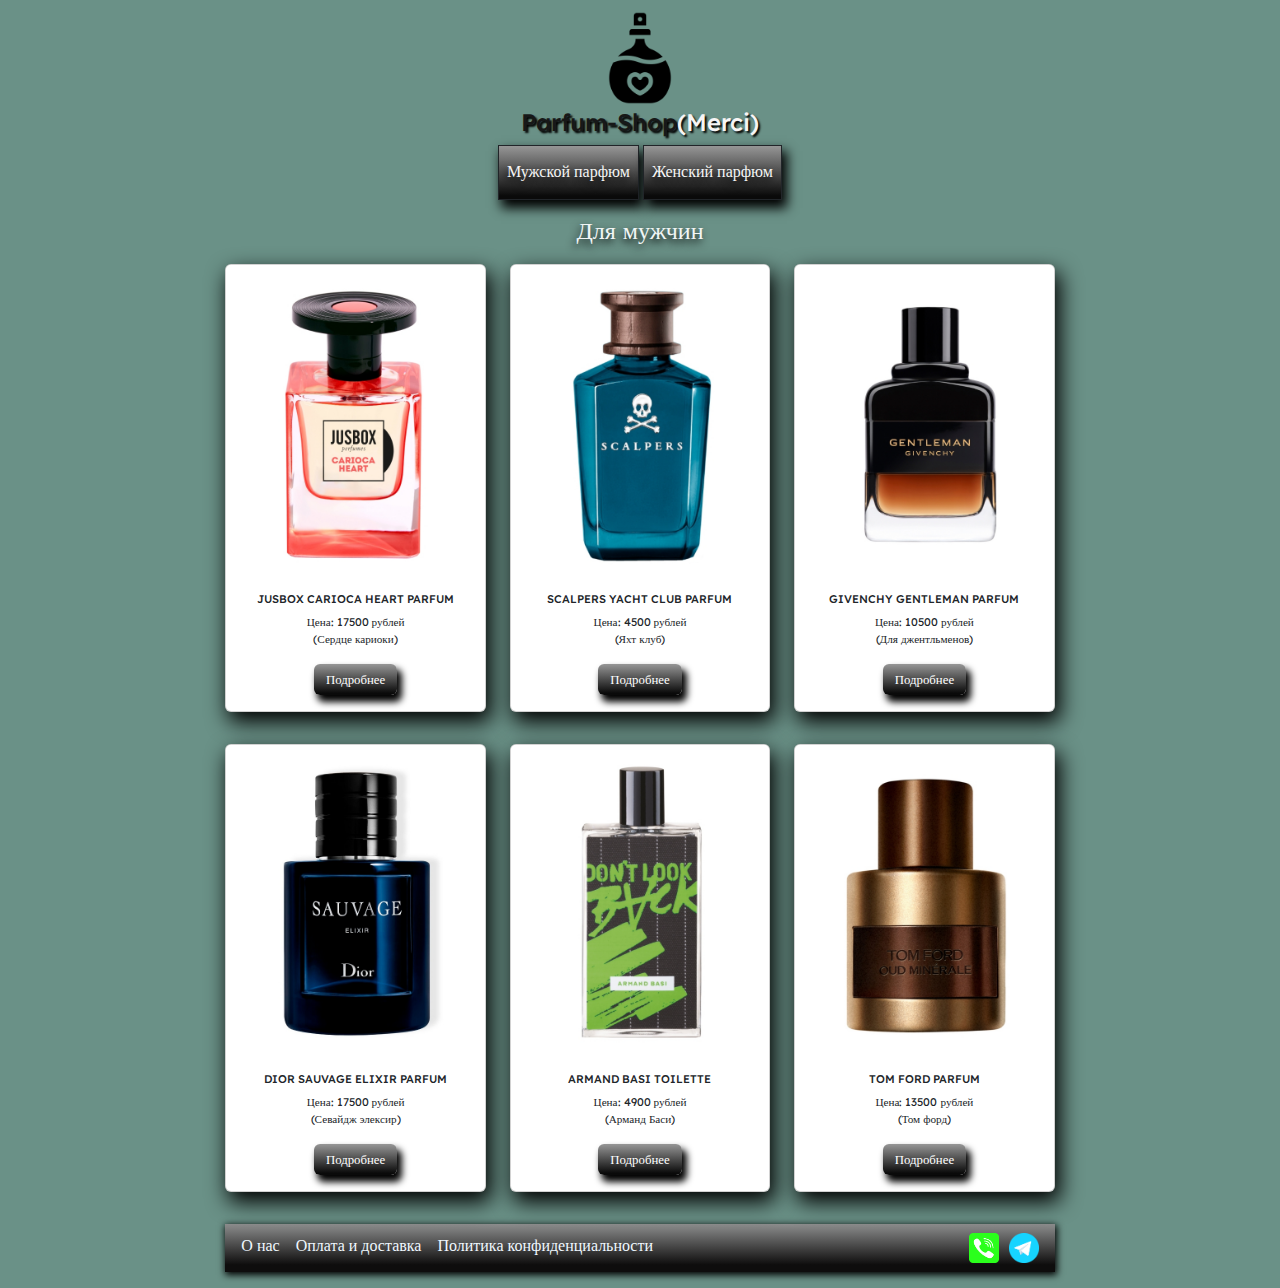
<file: index.html>
<!DOCTYPE html>
<html lang="en">
  <head>
    <meta charset="UTF-8" />
    <meta name="viewport" content="width=device-width, initial-scale=1.0" />
    <link
      href="https://cdn.jsdelivr.net/npm/bootstrap@5.3.3/dist/css/bootstrap.min.css"
      rel="stylesheet"
      integrity="sha384-QWTKZyjpPEjISv5WaRU9OFeRpok6YctnYmDr5pNlyT2bRjXh0JMhjY6hW+ALEwIH"
      crossorigin="anonymous"
    />
    <link rel="stylesheet" href="sourse/styles/mycss.css" />
    <link rel="stylesheet" href="sourse/styles/nizpanel.css" />
    <title>Parfum-Shop(Merci)</title>
  </head>

  <body>
    <header>
      <div class="container-fluid" style="margin-top: 0.5em">
        <div class="icon">
          <img
            src="sourse/image/free-icon-perfume-9560898.png"
            width="100px"
            alt=""
          />
        </div>
        <h1>
          Parfum-Shop<span style="color: rgb(247, 245, 245)">(Merci)</span>
        </h1>
      </div>
    </header>

    <section>
      <div class="container-fluid col-lg-8 col-md-12">
        <div class="contparfum">
          <div class="cont1">
            <a href="index.html">
              <p>Мужской парфюм</p>
            </a>
          </div>
          <div class="cont2">
            <a href="index2.html">
              <p>Женский парфюм</p>
            </a>
          </div>
        </div>

        <div class="forclient">
          <p>Для мужчин</p>
        </div>

        <div class="row">
          <div class="col-lg-4 col-md-6 col-6">
            <div class="card">
              <a href="card1.html"
                ><img
                  src="sourse/image/Скриншот-21-07-2024 12_35_32.jpg"
                  class="card-img-top"
                  alt="туалетная вода"
              /></a>
              <div class="card-body">
                <h5 class="card-title">JUSBOX CARIOCA HEART PARFUM</h5>
                <p class="card-text">
                  Цена: 17500 рублей<br />
                  (Сердце кариоки)
                </p>
                <a href="card1.html" class="btn btn-primary podr">Подробнее</a>
              </div>
            </div>
          </div>
          <div class="col-lg-4 col-md-6 col-6">
            <div class="card">
              <a href="card2.html"
                ><img
                  src="sourse/image/Скриншот-21-07-2024 12_34_42.jpg"
                  class="card-img-top"
                  alt="туалетная вода"
              /></a>
              <div class="card-body">
                <h5 class="card-title">SCALPERS YACHT CLUB PARFUM</h5>
                <p class="card-text">
                  Цена: 4500 рублей<br />
                  (Яхт клуб)
                </p>
                <a href="card2.html" class="btn btn-primary">Подробнее</a>
              </div>
            </div>
          </div>
          <div class="col-lg-4 col-md-6 col-6">
            <div class="card">
              <a href="card3.html"
                ><img
                  src="sourse/image/Скриншот-21-07-2024 12_36_40.jpg"
                  class="card-img-top"
                  alt="..."
              /></a>
              <div class="card-body">
                <h5 class="card-title">GIVENCHY GENTLEMAN PARFUM</h5>
                <p class="card-text">
                  Цена: 10500 рублей<br />
                  (Для джентльменов)
                </p>
                <a href="card3.html" class="btn btn-primary">Подробнее</a>
              </div>
            </div>
          </div>
          <div class="col-lg-4 col-md-6 col-6">
            <div class="card">
              <img
                src="sourse/image/Скриншот-21-07-2024 12_59_22.jpg"
                class="card-img-top"
                alt="..."
              />
              <div class="card-body">
                <h5 class="card-title">DIOR SAUVAGE ELIXIR PARFUM</h5>
                <p class="card-text">
                  Цена: 17500 рублей<br />
                  (Севайдж элексир)
                </p>
                <a href="#" class="btn btn-primary">Подробнее</a>
              </div>
            </div>
          </div>
          <div class="col-lg-4 col-md-6 col-6">
            <div class="card">
              <img
                src="sourse/image/Скриншот-21-07-2024 13_01_28.jpg"
                class="card-img-top"
                alt="..."
              />
              <div class="card-body">
                <h5 class="card-title">ARMAND BASI TOILETTE</h5>
                <p class="card-text">
                  Цена: 4900 рублей<br />
                  (Арманд Баси)
                </p>
                <a href="#" class="btn btn-primary">Подробнее</a>
              </div>
            </div>
          </div>
          <div class="col-lg-4 col-md-6 col-6">
            <div class="card">
              <img
                src="sourse/image/Скриншот-21-07-2024 13_03_00.jpg"
                class="card-img-top"
                alt="..."
              />
              <div class="card-body">
                <h5 class="card-title">TOM FORD PARFUM</h5>
                <p class="card-text">
                  Цена: 13500 рублей<br />
                  (Том форд)
                </p>
                <a href="#" class="btn btn-primary">Подробнее</a>
              </div>
            </div>
          </div>
        </div>
      </div>
      <div class="container-fluid col-lg-8 col-md-12 nizpanel">
        <div class="contparfum">
          <a href="#">
            <img src="sourse/image/186407_arrow_up_icon.png" alt="" />
          </a>
        </div>
      </div>
    </section>

    <footer>
      <div class="container-fluid col-lg-8">
        <div class="myfooter">
          <div class="spisok">
            <a href="aboutas.html"><p>О нас</p></a>
            <a href="payment.html"><p>Оплата и доставка</p></a>
            <a href="confiden.html"><p>Политика конфиденциальности</p></a>
          </div>
          <div class="imgcart" style="display: flex">
            <a href="#"><img src="sourse/image/phone.png" alt="" /></a>
            <a href="#"><img src="sourse/image/tg.png" alt="" /></a>
          </div>
        </div>
      </div>
    </footer>

    <script
      src="https://cdn.jsdelivr.net/npm/bootstrap@5.3.3/dist/js/bootstrap.bundle.min.js"
      integrity="sha384-YvpcrYf0tY3lHB60NNkmXc5s9fDVZLESaAA55NDzOxhy9GkcIdslK1eN7N6jIeHz"
      crossorigin="anonymous"
    ></script>
  </body>
</html>
</file>
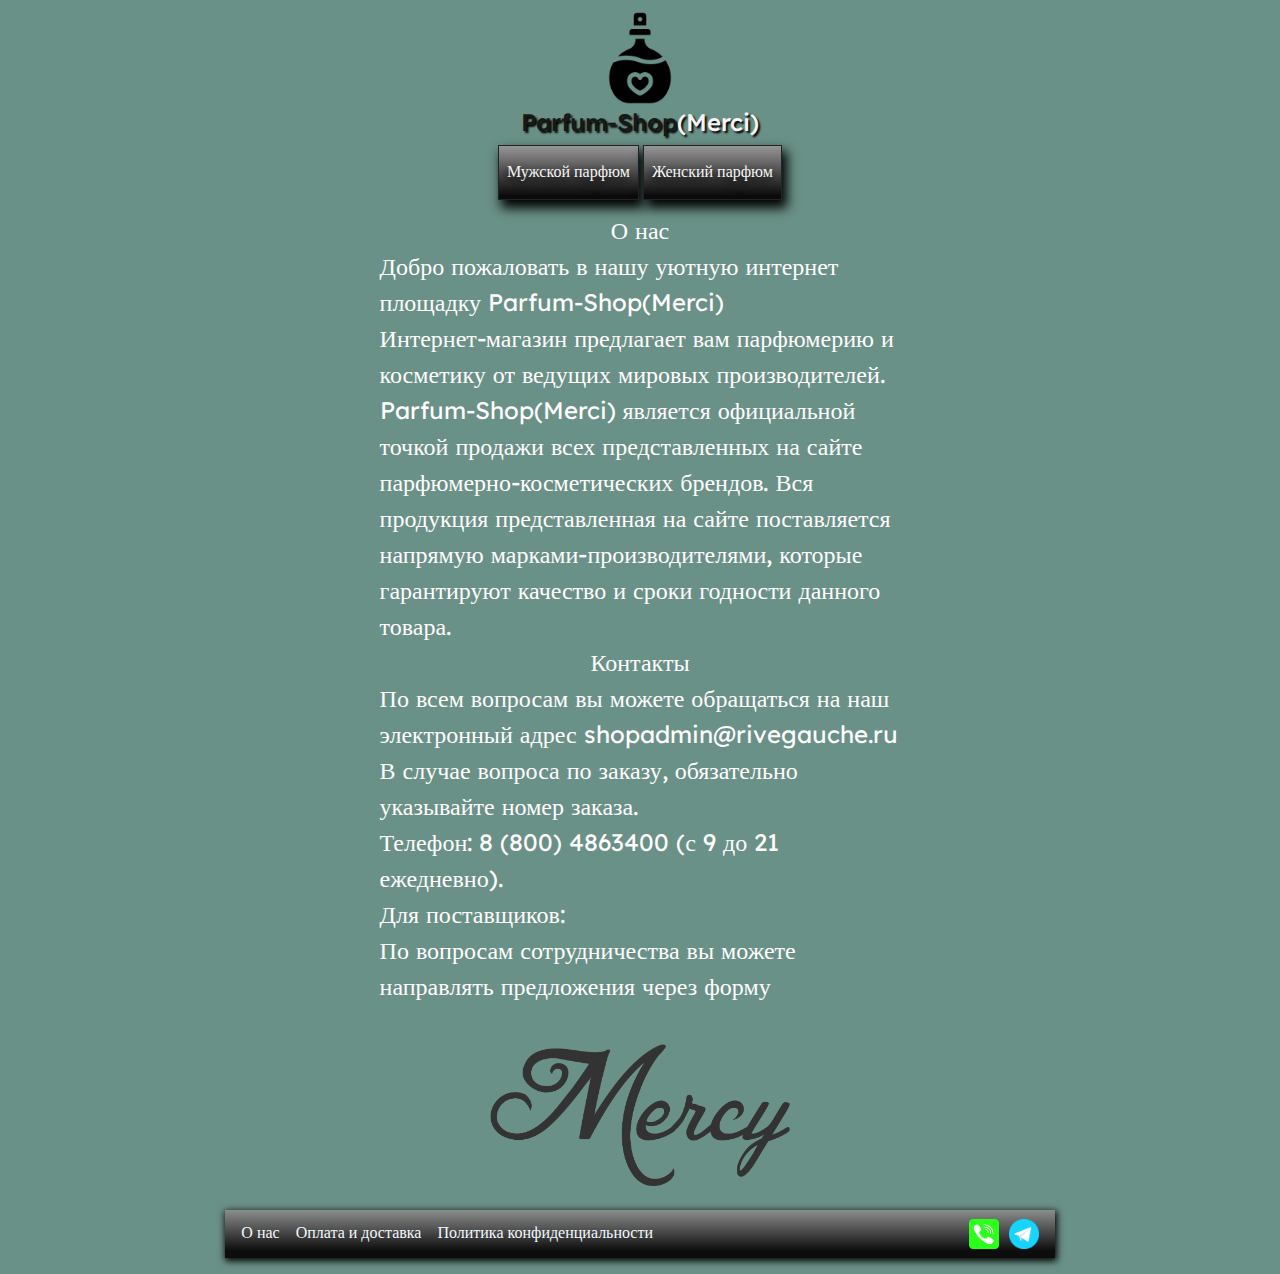
<file: aboutas.html>
<!DOCTYPE html>
<html lang="en">
  <head>
    <meta charset="UTF-8" />
    <meta name="viewport" content="width=device-width, initial-scale=1.0" />
    <link
      href="https://cdn.jsdelivr.net/npm/bootstrap@5.3.3/dist/css/bootstrap.min.css"
      rel="stylesheet"
      integrity="sha384-QWTKZyjpPEjISv5WaRU9OFeRpok6YctnYmDr5pNlyT2bRjXh0JMhjY6hW+ALEwIH"
      crossorigin="anonymous"
    />
    <link rel="stylesheet" href="sourse/styles/mycss.css" />
    <link rel="stylesheet" href="sourse/styles/mycard.css" />
    <link rel="stylesheet" href="sourse/styles/nizpanel.css" />
    <link rel="stylesheet" href="sourse/styles/aboutas.css" />
    <title>Parfum-Shop(Merci)</title>
  </head>

  <body>
    <header>
      <div class="container-fluid" style="margin-top: 0.5em">
        <div class="icon">
          <img
            src="sourse/image/free-icon-perfume-9560898.png"
            width="100px"
            alt=""
          />
        </div>
        <h1>
          Parfum-Shop<span style="color: rgb(247, 243, 244)">(Merci)</span>
        </h1>
      </div>
    </header>

    <section>
      <div class="container-fluid col-lg-8 mb-4">
        <div class="contparfum">
          <div class="cont1">
            <a href="index.html">
              <p>Мужской парфюм</p>
            </a>
          </div>
          <div class="cont2">
            <a href="index2.html">
              <p>Женский парфюм</p>
            </a>
          </div>
        </div>

        <div class="row" style="justify-content: center">
          <div class="col-lg-8 aboutas">
            <p class="onas">О нас</p>
            <p style="margin: 0">
              Добро пожаловать в нашу уютную интернет площадку
              Parfum-Shop(Merci)<br />

              Интернет-магазин предлагает вам парфюмерию и косметику от ведущих
              мировых производителей. <br />

              Parfum-Shop(Merci) является официальной точкой продажи всех
              представленных на сайте парфюмерно-косметических брендов. Вся
              продукция представленная на сайте поставляется напрямую
              марками-производителями, которые гарантируют качество и сроки
              годности данного товара.
            </p>
            <p class="kont">Контакты</p>
            <p>
              По всем вопросам вы можете обращаться на наш электронный адрес
              shopadmin@rivegauche.ru<br />

              В случае вопроса по заказу, обязательно указывайте номер
              заказа.<br />

              Телефон: 8 (800) 4863400 (с 9 до 21 ежедневно).<br />

              Для поставщиков: <br />

              По вопросам сотрудничества вы можете направлять предложения через
              форму
            </p>
            <div class="merci">
              <img
                src="sourse/image/pinpng.com-mercy-png-1795529.png"
                width="300px"
                alt="Merci"
              />
            </div>
          </div>
        </div>
      </div>
      <div class="container-fluid col-lg-8 col-md-12 nizpanel">
        <div class="contparfum">
          <a href="#">
            <img src="sourse/image/186407_arrow_up_icon.png" alt="" />
          </a>
        </div>
      </div>
    </section>

    <footer>
      <div class="container-fluid col-lg-8">
        <div class="myfooter">
          <div class="spisok">
            <a href="aboutas.html"><p>О нас</p></a>
            <a href="payment.html"><p>Оплата и доставка</p></a>
            <a href="confiden.html"><p>Политика конфиденциальности</p></a>
          </div>
          <div class="imgcart" style="display: flex">
            <a href="#"><img src="sourse/image/phone.png" alt="" /></a>
            <a href="#"><img src="sourse/image/tg.png" alt="" /></a>
          </div>
        </div>
      </div>
    </footer>

    <script
      src="https://cdn.jsdelivr.net/npm/bootstrap@5.3.3/dist/js/bootstrap.bundle.min.js"
      integrity="sha384-YvpcrYf0tY3lHB60NNkmXc5s9fDVZLESaAA55NDzOxhy9GkcIdslK1eN7N6jIeHz"
      crossorigin="anonymous"
    ></script>
  </body>
</html>
</file>
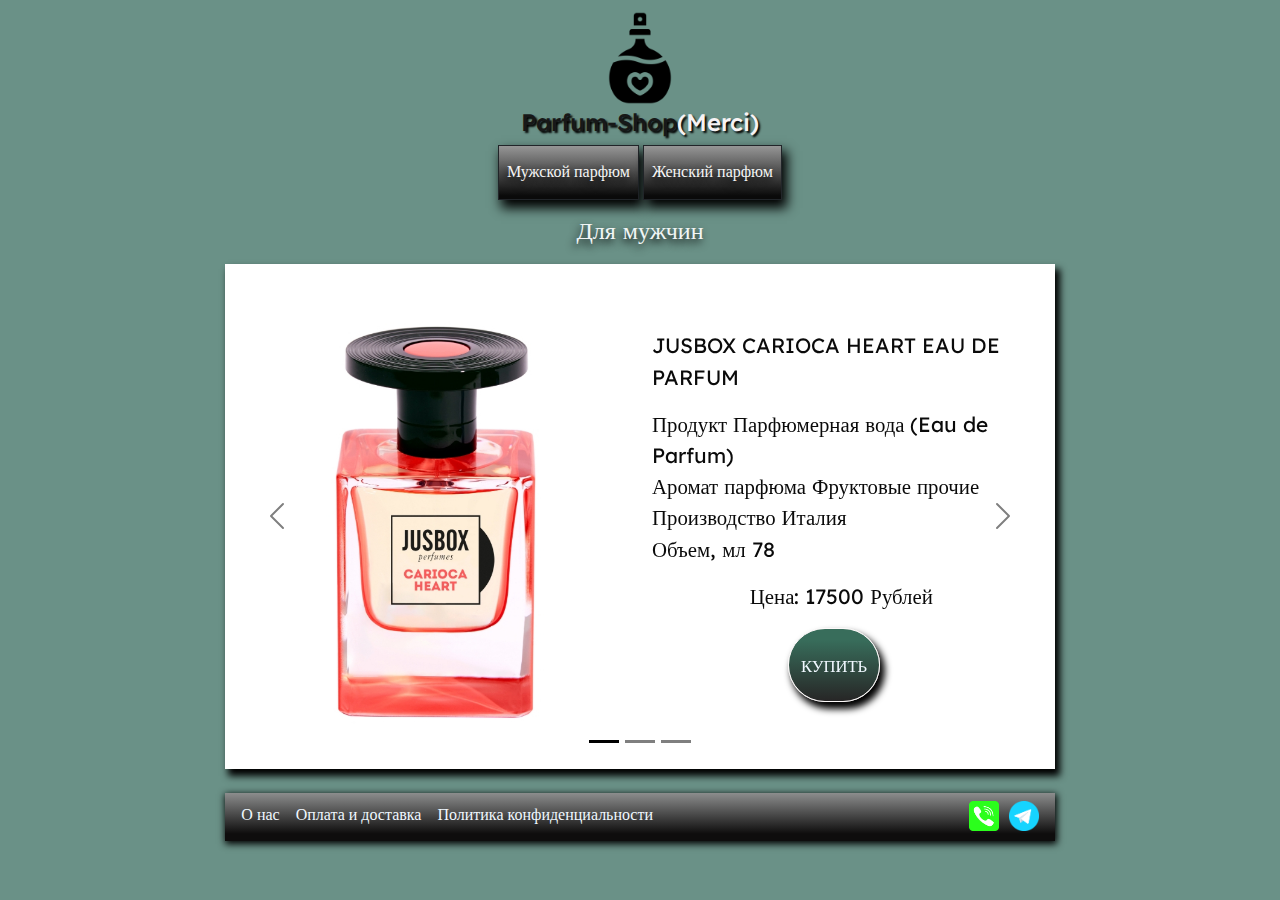
<file: card1.html>
<!DOCTYPE html>
<html lang="en">
  <head>
    <meta charset="UTF-8" />
    <meta name="viewport" content="width=device-width, initial-scale=1.0" />
    <link
      href="https://cdn.jsdelivr.net/npm/bootstrap@5.3.3/dist/css/bootstrap.min.css"
      rel="stylesheet"
      integrity="sha384-QWTKZyjpPEjISv5WaRU9OFeRpok6YctnYmDr5pNlyT2bRjXh0JMhjY6hW+ALEwIH"
      crossorigin="anonymous"
    />
    <link rel="stylesheet" href="sourse/styles/mycss.css" />
    <link rel="stylesheet" href="sourse/styles/mycard.css" />
    <link rel="stylesheet" href="sourse/styles/nizpanel.css" />
    <title>Parfum-Shop(Merci)</title>
  </head>

  <body>
    <header>
      <div class="container-fluid" style="margin-top: 0.5em">
        <div class="icon">
          <img
            src="sourse/image/free-icon-perfume-9560898.png"
            width="100px"
            alt=""
          />
        </div>
        <h1>
          Parfum-Shop<span style="color: rgb(247, 243, 244)">(Merci)</span>
        </h1>
      </div>
    </header>

    <section>
      <div class="container-fluid col-lg-8 col-md-12 mb-4">
        <div class="contparfum">
          <div class="cont1">
            <a href="index.html">
              <p>Мужской парфюм</p>
            </a>
          </div>
          <div class="cont2">
            <a href="index2.html">
              <p>Женский парфюм</p>
            </a>
          </div>
        </div>

        <div class="forclient">
          <p>Для мужчин</p>
        </div>

        <div class="row">
          <div
            id="carouselExampleIndicators"
            class="carousel slide"
            data-bs-theme="dark"
          >
            <div class="carousel-indicators">
              <button
                type="button"
                data-bs-target="#carouselExampleIndicators"
                data-bs-slide-to="0"
                class="active"
                aria-current="true"
                aria-label="Slide 1"
              ></button>
              <button
                type="button"
                data-bs-target="#carouselExampleIndicators"
                data-bs-slide-to="1"
                aria-label="Slide 2"
              ></button>
              <button
                type="button"
                data-bs-target="#carouselExampleIndicators"
                data-bs-slide-to="2"
                aria-label="Slide 3"
              ></button>
            </div>
            <div class="carousel-inner">
              <div class="carousel-item active px-4 py-4">
                <div class="d-block w-100">
                  <div class="row">
                    <div class="col-lg-6 col-md-6">
                      <img
                        src="sourse/image/forcard/Скриншот-21-07-2024 12_35_32.jpg"
                        class="w-100"
                        alt="..."
                      />
                    </div>
                    <div class="col-lg-6 col-md-6 slidetext">
                      <p class="text1">JUSBOX CARIOCA HEART EAU DE PARFUM</p>
                      <p class="text1">
                        Продукт Парфюмерная вода (Eau de Parfum)<br />
                        Аромат парфюма Фруктовые прочие<br />
                        Производство Италия<br />
                        Объем, мл 78
                      </p>
                      <div style="text-align: center">
                        <p class="price">Цена: 17500 Рублей</p>
                        <div class="kupit">
                          <a class="btn" href="">
                            <p>КУПИТЬ</p>
                          </a>
                        </div>
                      </div>
                    </div>
                  </div>
                </div>
              </div>
              <div class="carousel-item px-4 py-4">
                <div class="d-block w-100">
                  <div class="row">
                    <div class="col-lg-6 col-md-6">
                      <img
                        src="sourse/image/forcard/Скриншот-22-07-2024 13_46_18.jpg"
                        class="w-100"
                        alt="картинка"
                      />
                    </div>
                    <div class="col-lg-6 col-md-6 slidetext">
                      <div class="text2">
                        <p>
                          Carioca Heart [Сердце кариоки] - эмоциональный аромат
                          от Jusbox, воплощающий свободолюбивый дух и
                          естественную душевность бразильцев. Ощущение сладости
                          и счастья, смешанное с оттенком ностальгии, - это
                          часть жизни и неотъемлемая часть народной бразильской
                          культуры
                        </p>

                        <p>
                          Выбранный коралловый красный объединил в себе
                          несколько оттенков: он не красный, не розовый и не
                          оранжевый Переливающийся оттенками заката и говорящий
                          о романтике
                        </p>

                        <p>
                          Узор на упаковке создан в честь португальского символа
                          Рио де Жанейро Calcada Copacabana (рисунок тротуарной
                          плитки на пляже Копакабана). За разработку рекламной
                          компании аромата отвечал итальянский иллюстратор<br />
                          Davide Baroni.
                        </p>
                      </div>
                    </div>
                  </div>
                </div>
              </div>
              <div class="carousel-item px-4 py-4">
                <div class="d-block w-100">
                  <div class="row">
                    <div class="col-lg-6 col-md-6">
                      <img
                        style="border-radius: 100px"
                        src="sourse/image/forcard/Скриншот-22-07-2024 13_46_37.jpg"
                        class="w-100"
                        alt="..."
                      />
                    </div>
                    <div class="col-lg-6 col-md-6 vnutrimerci">
                      <a href="payment.html"
                        ><img
                          src="sourse/image/merc1.jpg"
                          alt=""
                          class="w-100"
                          width="550px"
                      /></a>
                    </div>
                  </div>
                </div>
              </div>
            </div>
            <button
              class="carousel-control-prev"
              type="button"
              data-bs-target="#carouselExampleIndicators"
              data-bs-slide="prev"
            >
              <span
                class="carousel-control-prev-icon"
                aria-hidden="true"
              ></span>
              <span class="visually-hidden">Previous</span>
            </button>
            <button
              class="carousel-control-next"
              type="button"
              data-bs-target="#carouselExampleIndicators"
              data-bs-slide="next"
            >
              <span
                class="carousel-control-next-icon"
                aria-hidden="true"
              ></span>
              <span class="visually-hidden">Next</span>
            </button>
          </div>
        </div>
      </div>
    </section>

    <footer>
      <div class="container-fluid col-lg-8">
        <div class="myfooter">
          <div class="spisok">
            <a href="aboutas.html">
              <p>О нас</p>
            </a>
            <a href="payment.html">
              <p>Оплата и доставка</p>
            </a>
            <a href="confiden.html">
              <p>Политика конфиденциальности</p>
            </a>
          </div>
          <div class="imgcart" style="display: flex">
            <a href="#"><img src="sourse/image/phone.png" alt="" /></a>
            <a href="#"><img src="sourse/image/tg.png" alt="" /></a>
          </div>
        </div>
      </div>
    </footer>

    <script
      src="https://cdn.jsdelivr.net/npm/bootstrap@5.3.3/dist/js/bootstrap.bundle.min.js"
      integrity="sha384-YvpcrYf0tY3lHB60NNkmXc5s9fDVZLESaAA55NDzOxhy9GkcIdslK1eN7N6jIeHz"
      crossorigin="anonymous"
    ></script>
  </body>
</html>
</file>
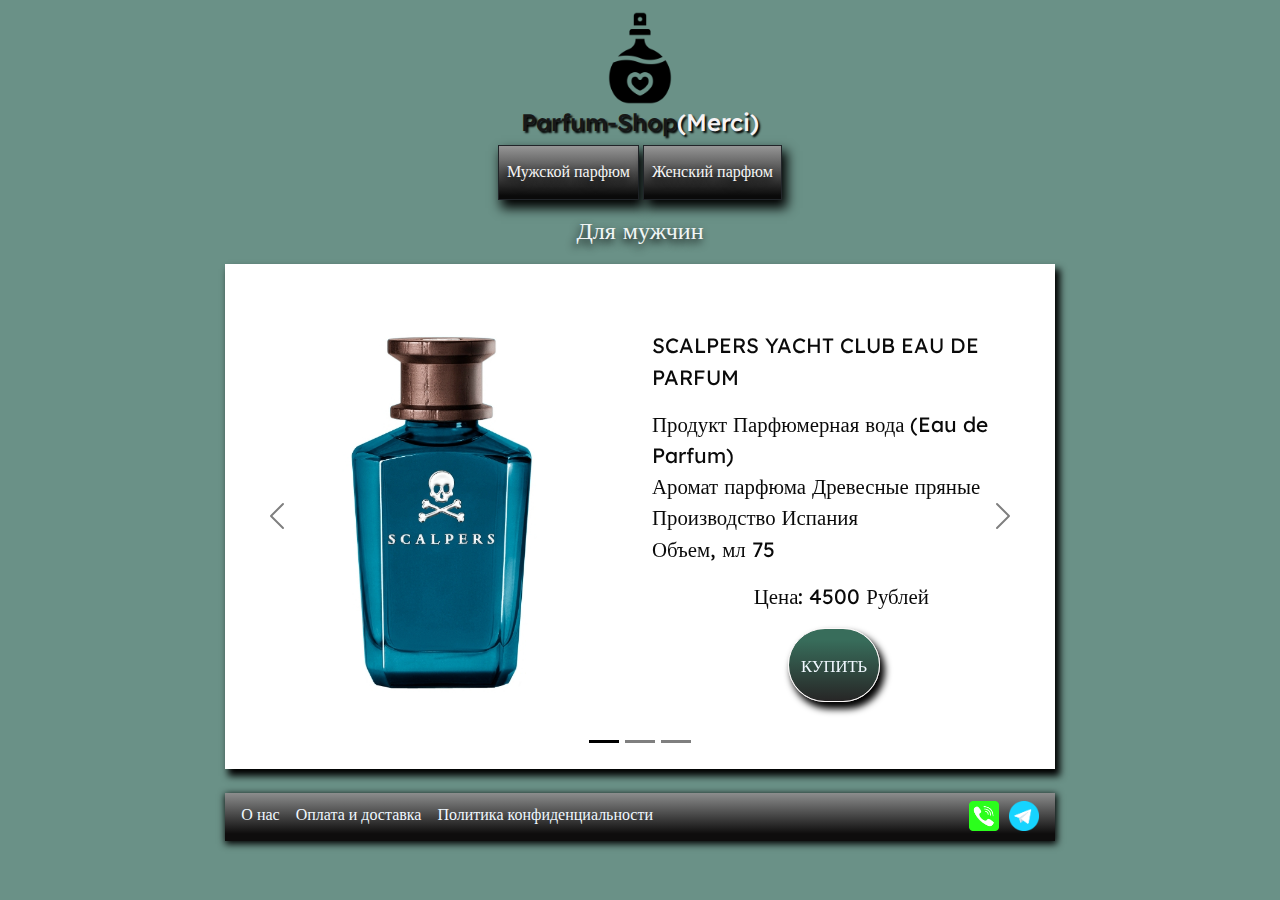
<file: card2.html>
<!DOCTYPE html>
<html lang="en">
  <head>
    <meta charset="UTF-8" />
    <meta name="viewport" content="width=device-width, initial-scale=1.0" />
    <link
      href="https://cdn.jsdelivr.net/npm/bootstrap@5.3.3/dist/css/bootstrap.min.css"
      rel="stylesheet"
      integrity="sha384-QWTKZyjpPEjISv5WaRU9OFeRpok6YctnYmDr5pNlyT2bRjXh0JMhjY6hW+ALEwIH"
      crossorigin="anonymous"
    />
    <link rel="stylesheet" href="sourse/styles/mycss.css" />
    <link rel="stylesheet" href="sourse/styles/mycard.css" />
    <link rel="stylesheet" href="sourse/styles/nizpanel.css" />
    <title>Parfum-Shop(Merci)</title>
  </head>

  <body>
    <header>
      <div class="container-fluid" style="margin-top: 0.5em">
        <div class="icon">
          <img
            src="sourse/image/free-icon-perfume-9560898.png"
            width="100px"
            alt=""
          />
        </div>
        <h1>
          Parfum-Shop<span style="color: rgb(247, 243, 244)">(Merci)</span>
        </h1>
      </div>
    </header>

    <section>
      <div class="container-fluid col-lg-8 col-md-12 mb-4">
        <div class="contparfum">
          <div class="cont1">
            <a href="index.html">
              <p>Мужской парфюм</p>
            </a>
          </div>
          <div class="cont2">
            <a href="index2.html">
              <p>Женский парфюм</p>
            </a>
          </div>
        </div>

        <div class="forclient">
          <p>Для мужчин</p>
        </div>

        <div class="row">
          <div
            id="carouselExampleIndicators"
            class="carousel slide"
            data-bs-theme="dark"
          >
            <div class="carousel-indicators">
              <button
                type="button"
                data-bs-target="#carouselExampleIndicators"
                data-bs-slide-to="0"
                class="active"
                aria-current="true"
                aria-label="Slide 1"
              ></button>
              <button
                type="button"
                data-bs-target="#carouselExampleIndicators"
                data-bs-slide-to="1"
                aria-label="Slide 2"
              ></button>
              <button
                type="button"
                data-bs-target="#carouselExampleIndicators"
                data-bs-slide-to="2"
                aria-label="Slide 3"
              ></button>
            </div>
            <div class="carousel-inner">
              <div class="carousel-item active px-4 py-4">
                <div class="d-block w-100">
                  <div class="row">
                    <div class="col-lg-6 col-md-6">
                      <img
                        src="sourse/image/card2/Скриншот-23-07-2024 18_10_41.jpg"
                        class="w-100"
                        alt="..."
                      />
                    </div>
                    <div class="col-lg-6 col-md-6 slidetext">
                      <p class="text1">SCALPERS YACHT CLUB EAU DE PARFUM</p>
                      <p class="text1">
                        Продукт Парфюмерная вода (Eau de Parfum)<br />
                        Аромат парфюма Древесные пряные<br />
                        Производство Испания<br />
                        Объем, мл 75
                      </p>
                      <div style="text-align: center">
                        <p class="price">Цена: 4500 Рублей</p>
                        <div class="kupit">
                          <a class="btn" href="">
                            <p>КУПИТЬ</p>
                          </a>
                        </div>
                      </div>
                    </div>
                  </div>
                </div>
              </div>
              <div class="carousel-item px-4 py-4">
                <div class="d-block w-100">
                  <div class="row">
                    <div class="col-lg-6 col-md-6">
                      <img
                        src="sourse/image/card2/Скриншот-23-07-2024 18_11_19.jpg"
                        class="w-100"
                        alt="..."
                      />
                    </div>
                    <div class="col-lg-6 col-md-6 slidetext">
                      <div class="text2">
                        <p>
                          Новый аромат бренда несет в себе бунт, заложенный в
                          его корнях, в стимулирующей древесно-пряной морской
                          композиции, на 92% состоящей из ингредиентов
                          натурального происхождения.
                        </p>

                        <p>
                          Yacht Club вдохновлен азартом исследования мира сквозь
                          бесконечную синеву. Волны и ветер позволяют нам
                          ощутить цитрусовые с водными тонами, сливающимися с
                          нотами коряг и солености. Сила природы отражена в
                          пряных гранях, подчеркивающих бунтарскую сторону
                          моряка.
                        </p>

                        <p>
                          Верхние ноты: масло листьев розового перца,
                          мадагаскарское лимонное масло, кардамоновое масло из
                          Гватемалы
                        </p>
                      </div>
                    </div>
                  </div>
                </div>
              </div>
              <div class="carousel-item px-4 py-4">
                <div class="d-block w-100">
                  <div class="row">
                    <div class="col-lg-6 col-md-6">
                      <img
                        src="sourse/image/card2/419541937_392193600224990_8243924363924987847_n.jpg"
                        class="w-100 kartinka"
                        alt="..."
                      />
                    </div>
                    <div class="col-lg-6 col-md-6 vnutrimerci">
                      <a href="payment.html"
                        ><img
                          src="sourse/image/merc1 (1).jpg"
                          alt=""
                          class="w-100"
                          width="550px"
                      /></a>
                    </div>
                  </div>
                </div>
              </div>
            </div>
            <button
              class="carousel-control-prev"
              type="button"
              data-bs-target="#carouselExampleIndicators"
              data-bs-slide="prev"
            >
              <span
                class="carousel-control-prev-icon"
                aria-hidden="true"
              ></span>
              <span class="visually-hidden">Previous</span>
            </button>
            <button
              class="carousel-control-next"
              type="button"
              data-bs-target="#carouselExampleIndicators"
              data-bs-slide="next"
            >
              <span
                class="carousel-control-next-icon"
                aria-hidden="true"
              ></span>
              <span class="visually-hidden">Next</span>
            </button>
          </div>
        </div>
      </div>
    </section>

    <footer>
      <div class="container-fluid col-lg-8">
        <div class="myfooter">
          <div class="spisok">
            <a href="aboutas.html">
              <p>О нас</p>
            </a>
            <a href="payment.html">
              <p>Оплата и доставка</p>
            </a>
            <a href="confiden.html">
              <p>Политика конфиденциальности</p>
            </a>
          </div>
          <div class="imgcart" style="display: flex">
            <a href="#"><img src="sourse/image/phone.png" alt="" /></a>
            <a href="#"><img src="sourse/image/tg.png" alt="" /></a>
          </div>
        </div>
      </div>
    </footer>

    <script
      src="https://cdn.jsdelivr.net/npm/bootstrap@5.3.3/dist/js/bootstrap.bundle.min.js"
      integrity="sha384-YvpcrYf0tY3lHB60NNkmXc5s9fDVZLESaAA55NDzOxhy9GkcIdslK1eN7N6jIeHz"
      crossorigin="anonymous"
    ></script>
  </body>
</html>
</file>
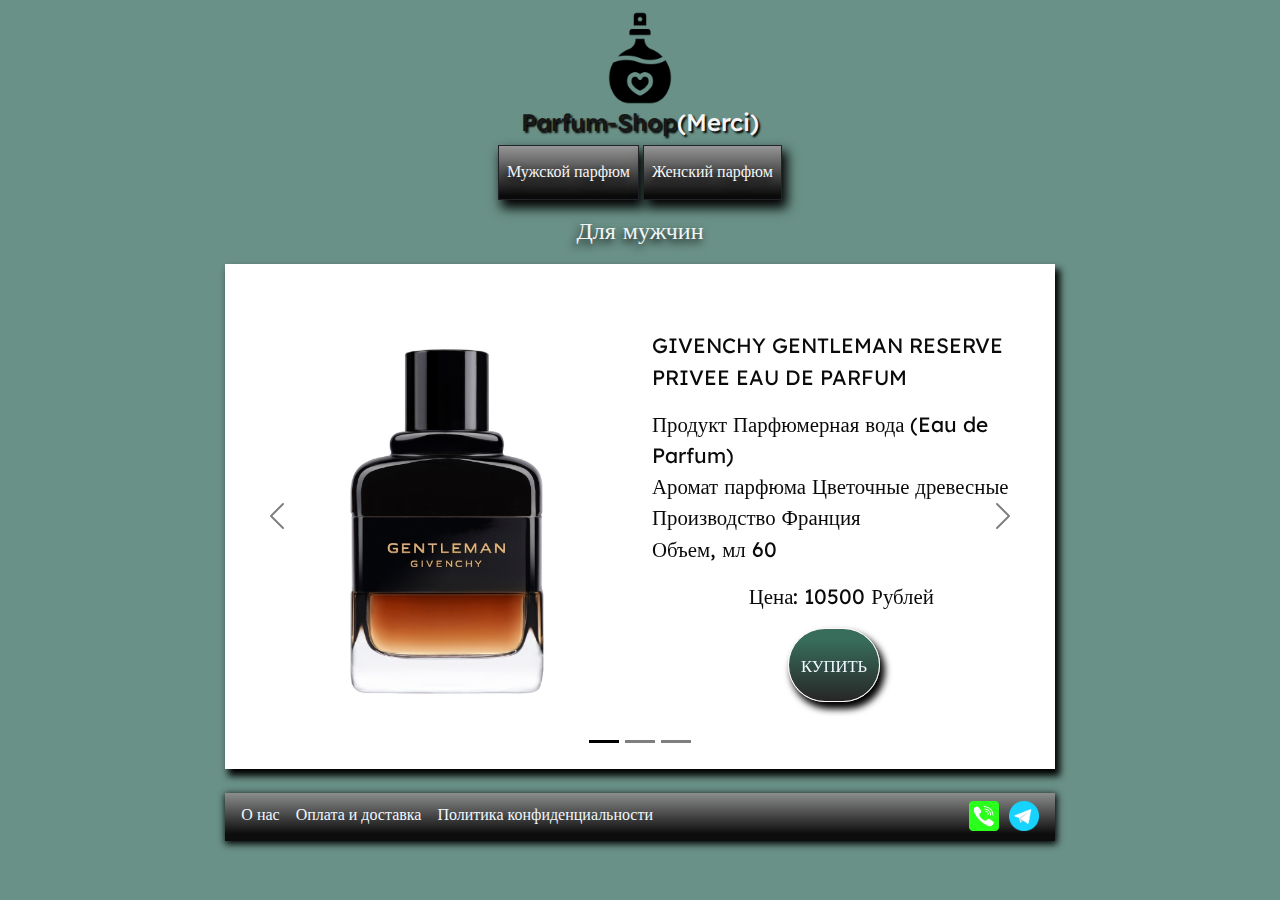
<file: card3.html>
<!DOCTYPE html>
<html lang="en">
  <head>
    <meta charset="UTF-8" />
    <meta name="viewport" content="width=device-width, initial-scale=1.0" />
    <link
      href="https://cdn.jsdelivr.net/npm/bootstrap@5.3.3/dist/css/bootstrap.min.css"
      rel="stylesheet"
      integrity="sha384-QWTKZyjpPEjISv5WaRU9OFeRpok6YctnYmDr5pNlyT2bRjXh0JMhjY6hW+ALEwIH"
      crossorigin="anonymous"
    />
    <link rel="stylesheet" href="sourse/styles/mycss.css" />
    <link rel="stylesheet" href="sourse/styles/mycard.css" />
    <link rel="stylesheet" href="sourse/styles/nizpanel.css" />
    <title>Parfum-Shop(Merci)</title>
  </head>

  <body>
    <header>
      <div class="container-fluid" style="margin-top: 0.5em">
        <div class="icon">
          <img
            src="sourse/image/free-icon-perfume-9560898.png"
            width="100px"
            alt=""
          />
        </div>
        <h1>
          Parfum-Shop<span style="color: rgb(247, 243, 244)">(Merci)</span>
        </h1>
      </div>
    </header>

    <section>
      <div class="container-fluid col-lg-8 col-md-12 mb-4">
        <div class="contparfum">
          <div class="cont1">
            <a href="index.html">
              <p>Мужской парфюм</p>
            </a>
          </div>
          <div class="cont2">
            <a href="index2.html">
              <p>Женский парфюм</p>
            </a>
          </div>
        </div>

        <div class="forclient">
          <p>Для мужчин</p>
        </div>

        <div class="row">
          <div
            id="carouselExampleIndicators"
            class="carousel slide"
            data-bs-theme="dark"
          >
            <div class="carousel-indicators">
              <button
                type="button"
                data-bs-target="#carouselExampleIndicators"
                data-bs-slide-to="0"
                class="active"
                aria-current="true"
                aria-label="Slide 1"
              ></button>
              <button
                type="button"
                data-bs-target="#carouselExampleIndicators"
                data-bs-slide-to="1"
                aria-label="Slide 2"
              ></button>
              <button
                type="button"
                data-bs-target="#carouselExampleIndicators"
                data-bs-slide-to="2"
                aria-label="Slide 3"
              ></button>
            </div>
            <div class="carousel-inner">
              <div class="carousel-item active px-4 py-4">
                <div class="d-block w-100">
                  <div class="row">
                    <div class="col-lg-6 col-md-6">
                      <img
                        src="sourse/image/card3/Скриншот-21-07-2024 12_36_40.jpg"
                        class="w-100"
                        alt="..."
                      />
                    </div>
                    <div class="col-lg-6 col-md-6 slidetext">
                      <p class="text1 givency">
                        GIVENCHY GENTLEMAN RESERVE PRIVEE EAU DE PARFUM
                      </p>
                      <p class="text1">
                        Продукт Парфюмерная вода (Eau de Parfum)<br />
                        Аромат парфюма Цветочные древесные<br />
                        Производство Франция<br />
                        Объем, мл 60
                      </p>
                      <div style="text-align: center">
                        <p class="price">Цена: 10500 Рублей</p>
                        <div class="kupit">
                          <a class="btn" href="">
                            <p>КУПИТЬ</p>
                          </a>
                        </div>
                      </div>
                    </div>
                  </div>
                </div>
              </div>
              <div class="carousel-item px-4 py-4">
                <div class="d-block w-100">
                  <div class="row">
                    <div class="col-lg-6 col-md-6">
                      <img
                        src="sourse/image/card3/Скриншот-23-07-2024 19_07_43.jpg"
                        class="w-100"
                        alt="..."
                      />
                    </div>
                    <div class="col-lg-6 col-md-6 slidetext">
                      <div class="text2">
                        <p>
                          Парфюмерная вода Gentleman Reserve Privée от Givenchy
                          – пьянящая и притягательная композиция для истинных
                          джентльменов!
                        </p>

                        <p>
                          В этом аромате аккорд абрикоса и абсолю виски
                          сочетается с нотой ириса (ольфакторная подпись всей
                          линии), нотой бензоина (смола стираксового дерева) и
                          каштана, что усиливает звучание и обеспечивает
                          гипнотический шлейф. А древесные ноты кедра, терпкого
                          ветивера и пачули наполняют композицию тонким ароматом
                          смолянистых дубовых бочек из-под виски.
                        </p>

                        <p>
                          В линию Gentleman Givenchy также входит гель для душа
                          и дезодорант.
                        </p>
                      </div>
                    </div>
                  </div>
                </div>
              </div>
              <div class="carousel-item px-4 py-4">
                <div class="d-block w-100">
                  <div class="row">
                    <div class="col-lg-6 col-md-6">
                      <img
                        src="sourse/image/card3/013115692758_2.jpg"
                        class="w-100 kartinka"
                        alt="..."
                      />
                    </div>
                    <div class="col-lg-6 col-md-6 vnutrimerci">
                      <a href="payment.html"
                        ><img
                          src="sourse/image/merc1 (1).jpg"
                          alt=""
                          class="w-100"
                          width="550px"
                      /></a>
                    </div>
                  </div>
                </div>
              </div>
            </div>
            <button
              class="carousel-control-prev"
              type="button"
              data-bs-target="#carouselExampleIndicators"
              data-bs-slide="prev"
            >
              <span
                class="carousel-control-prev-icon"
                aria-hidden="true"
              ></span>
              <span class="visually-hidden">Previous</span>
            </button>
            <button
              class="carousel-control-next"
              type="button"
              data-bs-target="#carouselExampleIndicators"
              data-bs-slide="next"
            >
              <span
                class="carousel-control-next-icon"
                aria-hidden="true"
              ></span>
              <span class="visually-hidden">Next</span>
            </button>
          </div>
        </div>
      </div>
    </section>

    <footer>
      <div class="container-fluid col-lg-8">
        <div class="myfooter">
          <div class="spisok">
            <a href="aboutas.html"><p>О нас</p></a>
            <a href="payment.html"><p>Оплата и доставка</p></a>
            <a href="confiden.html"><p>Политика конфиденциальности</p></a>
          </div>
          <div class="imgcart" style="display: flex">
            <a href="#"><img src="sourse/image/phone.png" alt="" /></a>
            <a href="#"><img src="sourse/image/tg.png" alt="" /></a>
          </div>
        </div>
      </div>
    </footer>

    <script
      src="https://cdn.jsdelivr.net/npm/bootstrap@5.3.3/dist/js/bootstrap.bundle.min.js"
      integrity="sha384-YvpcrYf0tY3lHB60NNkmXc5s9fDVZLESaAA55NDzOxhy9GkcIdslK1eN7N6jIeHz"
      crossorigin="anonymous"
    ></script>
  </body>
</html>
</file>
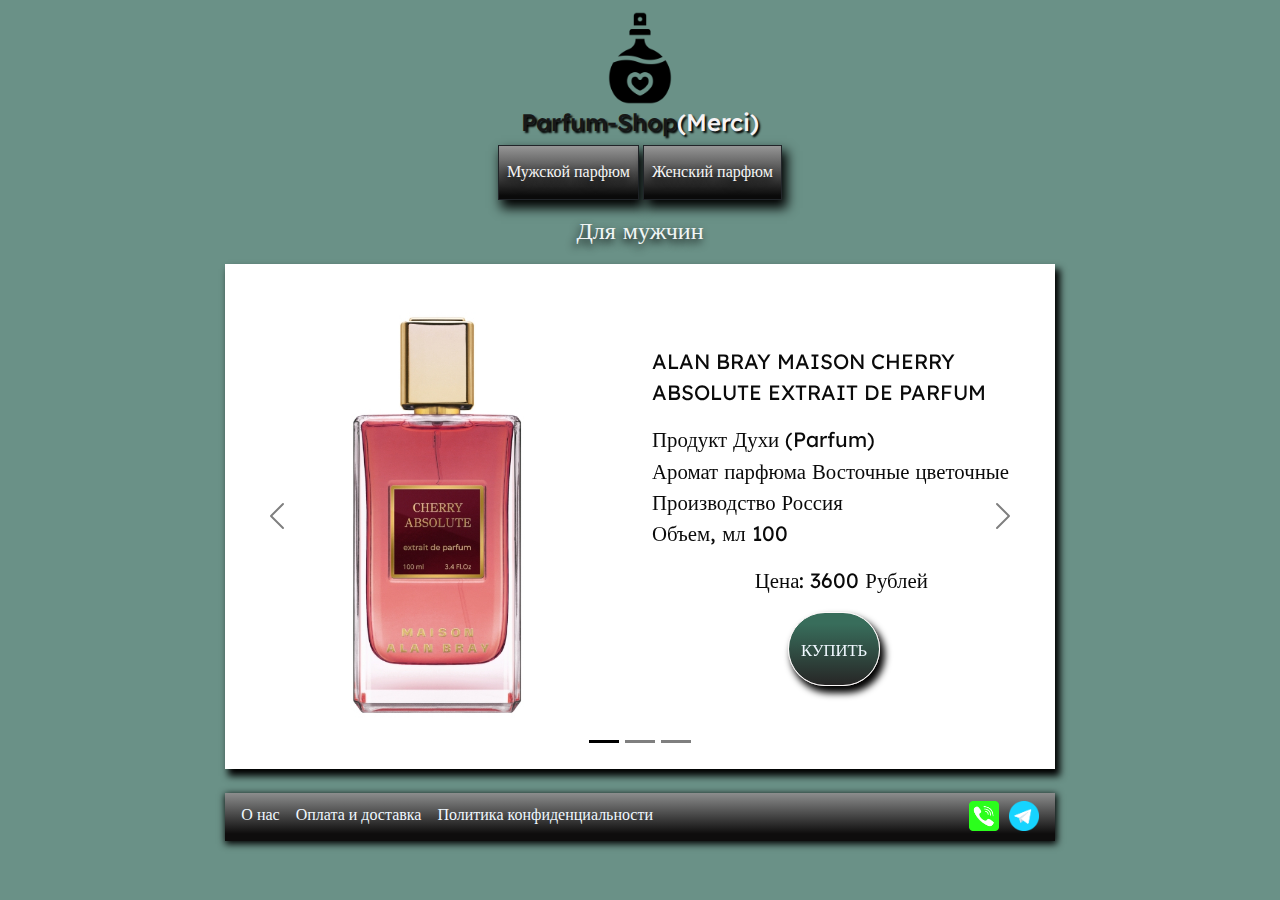
<file: cardGirl1.html>
<!DOCTYPE html>
<html lang="en">
  <head>
    <meta charset="UTF-8" />
    <meta name="viewport" content="width=device-width, initial-scale=1.0" />
    <link
      href="https://cdn.jsdelivr.net/npm/bootstrap@5.3.3/dist/css/bootstrap.min.css"
      rel="stylesheet"
      integrity="sha384-QWTKZyjpPEjISv5WaRU9OFeRpok6YctnYmDr5pNlyT2bRjXh0JMhjY6hW+ALEwIH"
      crossorigin="anonymous"
    />
    <link rel="stylesheet" href="sourse/styles/mycss.css" />
    <link rel="stylesheet" href="sourse/styles/mycard.css" />
    <link rel="stylesheet" href="sourse/styles/nizpanel.css" />
    <title>Parfum-Shop(Merci)</title>
  </head>

  <body>
    <header>
      <div class="container-fluid headcont" style="margin-top: 0.5em">
        <div class="icon">
          <img
            src="sourse/image/free-icon-perfume-9560898.png"
            width="100px"
            alt=""
          />
        </div>
        <h1>
          Parfum-Shop<span style="color: rgb(247, 243, 244)">(Merci)</span>
        </h1>
      </div>
    </header>

    <section>
      <div class="container-fluid col-lg-8 col-md-12 mb-4">
        <div class="contparfum">
          <div class="cont1">
            <a href="index.html">
              <p>Мужской парфюм</p>
            </a>
          </div>
          <div class="cont2">
            <a href="index2.html">
              <p>Женский парфюм</p>
            </a>
          </div>
        </div>

        <div class="forclient">
          <p>Для мужчин</p>
        </div>

        <div class="row">
          <div
            id="carouselExampleIndicators"
            class="carousel slide"
            data-bs-theme="dark"
          >
            <div class="carousel-indicators">
              <button
                type="button"
                data-bs-target="#carouselExampleIndicators"
                data-bs-slide-to="0"
                class="active"
                aria-current="true"
                aria-label="Slide 1"
              ></button>
              <button
                type="button"
                data-bs-target="#carouselExampleIndicators"
                data-bs-slide-to="1"
                aria-label="Slide 2"
              ></button>
              <button
                type="button"
                data-bs-target="#carouselExampleIndicators"
                data-bs-slide-to="2"
                aria-label="Slide 3"
              ></button>
            </div>
            <div class="carousel-inner">
              <div class="carousel-item active px-4 py-4">
                <div class="d-block w-100">
                  <div class="row">
                    <div class="col-lg-6 col-md-6">
                      <img
                        src="sourse/image/cardGirl1/Скриншот-21-07-2024 14_16_58.jpg"
                        class="w-100"
                        alt="..."
                      />
                    </div>
                    <div class="col-lg-6 col-md-6 slidetext">
                      <p class="text3 alan">
                        ALAN BRAY MAISON CHERRY ABSOLUTE EXTRAIT DE PARFUM
                      </p>
                      <p class="text3">
                        Продукт Духи (Parfum)<br />
                        Аромат парфюма Восточные цветочные<br />
                        Производство Россия<br />
                        Объем, мл 100
                      </p>
                      <div style="text-align: center">
                        <p class="price">Цена: 3600 Рублей</p>
                        <div class="kupit">
                          <a class="btn" href="">
                            <p>КУПИТЬ</p>
                          </a>
                        </div>
                      </div>
                    </div>
                  </div>
                </div>
              </div>
              <div class="carousel-item px-4 py-4">
                <div class="d-block w-100">
                  <div class="row">
                    <div class="col-lg-6 col-md-6">
                      <img
                        src="sourse/image/cardGirl1/Скриншот-23-07-2024 19_41_38.jpg"
                        class="w-100"
                        alt="..."
                      />
                    </div>
                    <div class="col-lg-6 col-md-6 slidetext">
                      <div class="text2">
                        <p>
                          Maison Cherry Absolute - это притяжение, по силе
                          которому нет равных.
                        </p>

                        <p>
                          Ее томный взгляд, чувственные ликерно-вишневые губы.
                          Облако волос. Соблазнительно-струящееся платье...
                        </p>

                        <p>
                          Аромат открывается нотами горького миндаля, черной
                          вишней и пьянящей нотой ликера, сочетающего в себе
                          сладкий запрет и раскованность. Ноты сердца бьются в
                          такт и погружают во фруктово-ягодную фантазию. А
                          шлейф, разливается ароматом ванили, бобов тонка и
                          тягучего перуанского бальзама.
                        </p>
                      </div>
                    </div>
                  </div>
                </div>
              </div>
              <div class="carousel-item px-4 py-4">
                <div class="d-block w-100">
                  <div class="row">
                    <div class="col-lg-6 col-md-6">
                      <img
                        src="sourse/image/cardGirl1/Скриншот-23-07-2024 19_38_15 (1).jpg"
                        class="w-100 kartinka"
                        alt="..."
                      />
                    </div>
                    <div class="col-lg-6 col-md-6 vnutrimerci">
                      <a href="payment.html"
                        ><img
                          src="sourse/image/merc1.jpg"
                          alt=""
                          class="w-100"
                          width="550px"
                      /></a>
                    </div>
                  </div>
                </div>
              </div>
            </div>
            <button
              class="carousel-control-prev"
              type="button"
              data-bs-target="#carouselExampleIndicators"
              data-bs-slide="prev"
            >
              <span
                class="carousel-control-prev-icon"
                aria-hidden="true"
              ></span>
              <span class="visually-hidden">Previous</span>
            </button>
            <button
              class="carousel-control-next"
              type="button"
              data-bs-target="#carouselExampleIndicators"
              data-bs-slide="next"
            >
              <span
                class="carousel-control-next-icon"
                aria-hidden="true"
              ></span>
              <span class="visually-hidden">Next</span>
            </button>
          </div>
        </div>
      </div>
    </section>

    <footer>
      <div class="container-fluid col-lg-8">
        <div class="myfooter">
          <div class="spisok">
            <a href="aboutas.html"><p>О нас</p></a>
            <a href="payment.html"><p>Оплата и доставка</p></a>
            <a href="confiden.html"><p>Политика конфиденциальности</p></a>
          </div>
          <div class="imgcart" style="display: flex">
            <a href="#"><img src="sourse/image/phone.png" alt="" /></a>
            <a href="#"><img src="sourse/image/tg.png" alt="" /></a>
          </div>
        </div>
      </div>
    </footer>

    <script
      src="https://cdn.jsdelivr.net/npm/bootstrap@5.3.3/dist/js/bootstrap.bundle.min.js"
      integrity="sha384-YvpcrYf0tY3lHB60NNkmXc5s9fDVZLESaAA55NDzOxhy9GkcIdslK1eN7N6jIeHz"
      crossorigin="anonymous"
    ></script>
  </body>
</html>
</file>
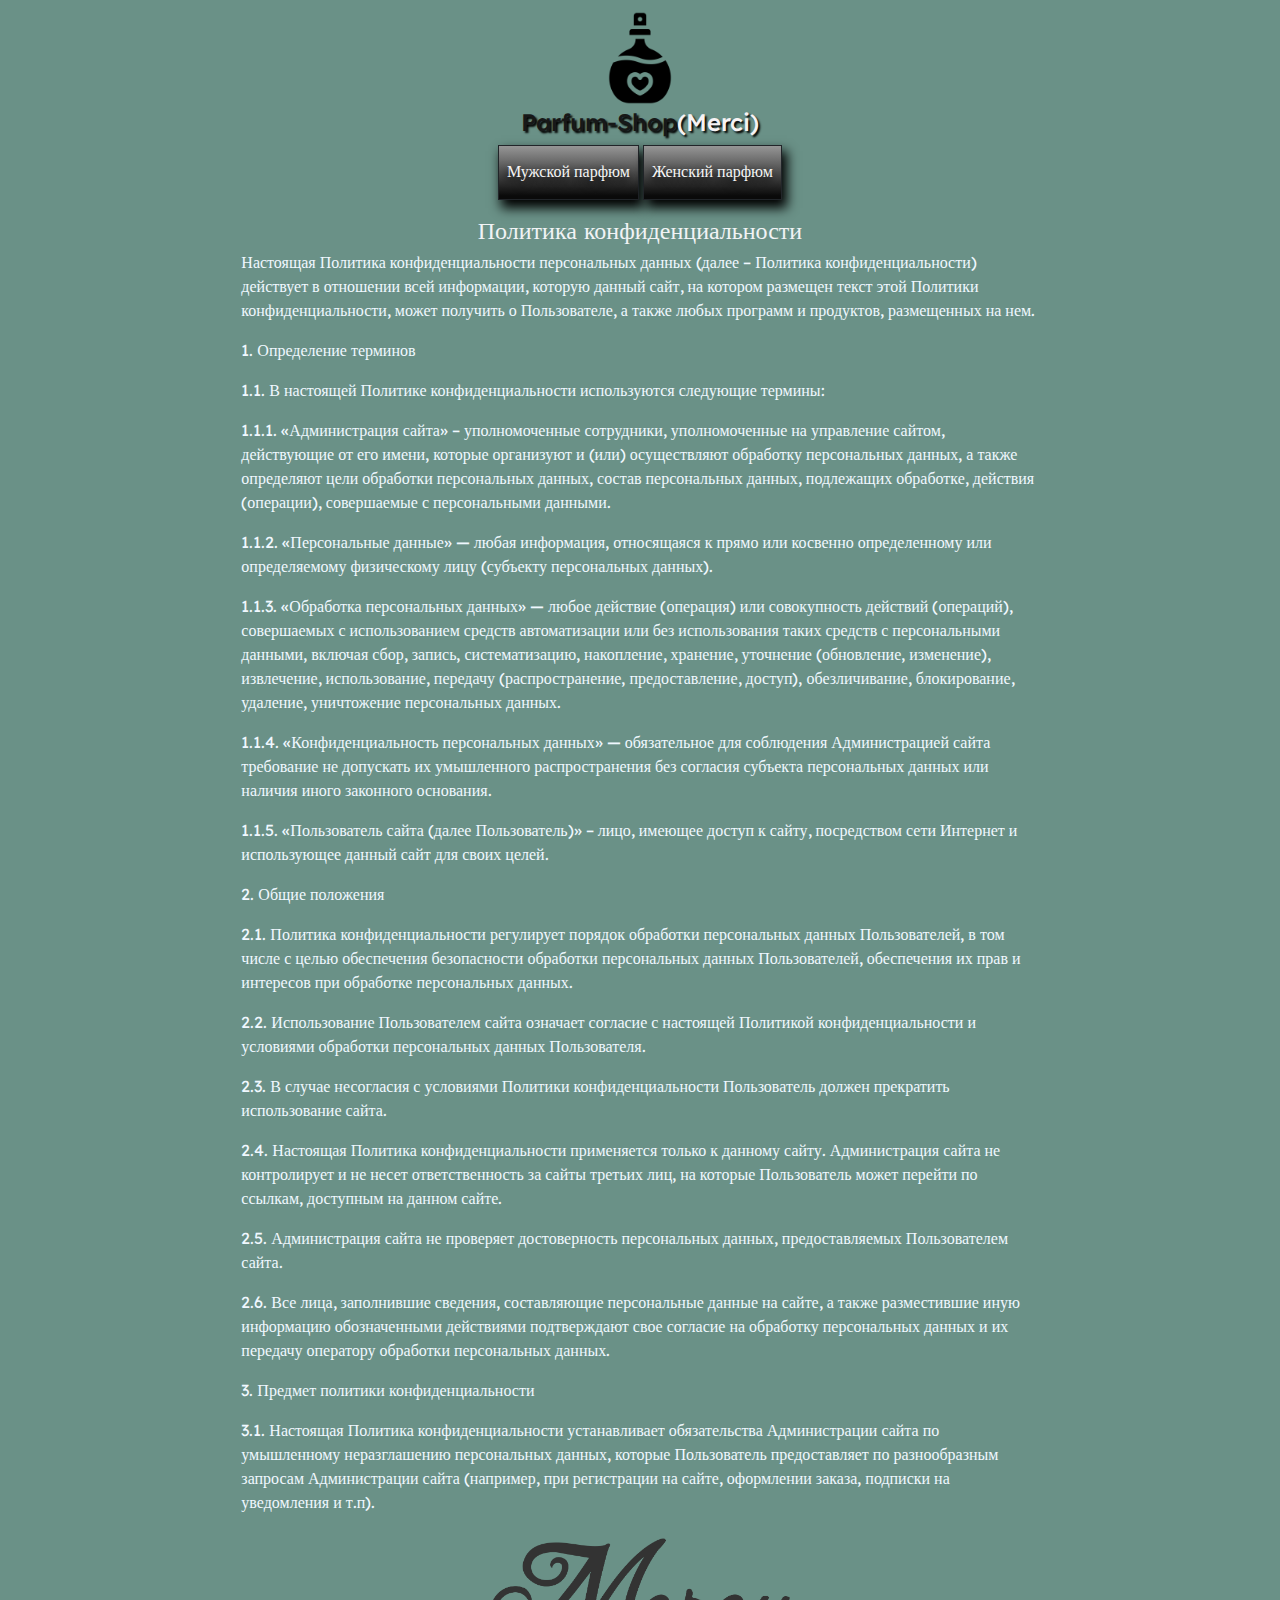
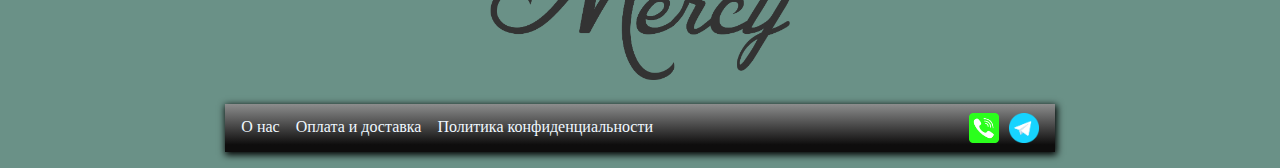
<file: confiden.html>
<!DOCTYPE html>
<html lang="en">

<head>
  <meta charset="UTF-8" />
  <meta name="viewport" content="width=device-width, initial-scale=1.0" />
  <link href="https://cdn.jsdelivr.net/npm/bootstrap@5.3.3/dist/css/bootstrap.min.css" rel="stylesheet"
    integrity="sha384-QWTKZyjpPEjISv5WaRU9OFeRpok6YctnYmDr5pNlyT2bRjXh0JMhjY6hW+ALEwIH" crossorigin="anonymous" />
  <link rel="stylesheet" href="sourse/styles/mycss.css" />
  <link rel="stylesheet" href="sourse/styles/mycard.css" />
  <link rel="stylesheet" href="sourse/styles/nizpanel.css" />
  <link rel="stylesheet" href="sourse/styles/confiden.css" />
  <title>Parfum-Shop(Merci)</title>
</head>

<body>
  <header>
    <div
      class="container-fluid"
      style="margin-top: 0.5em"
    >
      <div class="icon">
        <img
          src="sourse/image/free-icon-perfume-9560898.png"
          width="100px"
          alt=""
        />
      </div>
      <h1>
        Parfum-Shop<span style="color: rgb(247, 243, 244)">(Merci)</span>
      </h1>
    </div>
  </header>

  <section>
    <div class="container-fluid col-lg-8 col-md-12 mb-4">
      <div class="contparfum">
        <div class="cont1">
          <a href="index.html">
            <p>Мужской парфюм</p>
          </a>
        </div>
        <div class="cont2">
          <a href="index2.html">
            <p>Женский парфюм</p>
          </a>
        </div>
      </div>
      <div class="polit-conf">
        <p>Политика конфиденциальности</p>
      </div>
      <div class="mytext">
        <p>
          Настоящая Политика конфиденциальности персональных данных (далее – Политика конфиденциальности) действует в
          отношении всей информации, которую данный сайт, на котором размещен текст этой Политики конфиденциальности,
          может получить о Пользователе, а также любых программ и продуктов, размещенных на нем.</p>

        <p>1. Определение терминов</p>

        <p>1.1. В настоящей Политике конфиденциальности используются следующие термины:</p>

        <p>
          1.1.1. «Администрация сайта» – уполномоченные сотрудники, уполномоченные на управление сайтом, действующие от
          его имени, которые организуют и (или) осуществляют обработку персональных данных, а также определяют цели
          обработки персональных данных, состав персональных данных, подлежащих обработке, действия (операции),
          совершаемые с персональными данными.
        </p>

        <p>1.1.2. «Персональные данные» — любая информация, относящаяся к прямо или косвенно определенному или
          определяемому физическому лицу (субъекту персональных данных).</p>

        <p>
          1.1.3. «Обработка персональных данных» — любое действие (операция) или совокупность действий (операций),
          совершаемых с использованием средств автоматизации или без использования таких средств с персональными
          данными, включая сбор, запись, систематизацию, накопление, хранение, уточнение (обновление, изменение),
          извлечение, использование, передачу (распространение, предоставление, доступ), обезличивание, блокирование,
          удаление, уничтожение персональных данных.
        </p>

        <p>
          1.1.4. «Конфиденциальность персональных данных» — обязательное для соблюдения Администрацией сайта требование
          не допускать их умышленного распространения без согласия субъекта персональных данных или наличия иного
          законного основания.
        </p>

        <p>
          1.1.5. «Пользователь сайта (далее Пользователь)» – лицо, имеющее доступ к сайту, посредством сети Интернет и
          использующее данный сайт для своих целей.
        </p>

        <p>
          2. Общие положения
        </p>

        <p>
          2.1. Политика конфиденциальности регулирует порядок обработки персональных данных Пользователей, в том числе с
          целью обеспечения безопасности обработки персональных данных Пользователей, обеспечения их прав и интересов
          при обработке персональных данных.
        </p>

        <p>
          2.2. Использование Пользователем сайта означает согласие с настоящей Политикой конфиденциальности и условиями
          обработки персональных данных Пользователя.
        </p>

        <p>
          2.3. В случае несогласия с условиями Политики конфиденциальности Пользователь должен прекратить использование
          сайта.
        </p>

        <p>
          2.4. Настоящая Политика конфиденциальности применяется только к данному сайту. Администрация сайта не
          контролирует и не несет ответственность за сайты третьих лиц, на которые Пользователь может перейти по
          ссылкам, доступным на данном сайте.
        </p>

        <p>
          2.5. Администрация сайта не проверяет достоверность персональных данных, предоставляемых Пользователем
          сайта.
        </p>

        <p>
          2.6. Все лица, заполнившие сведения, составляющие персональные данные на сайте, а также разместившие иную
          информацию обозначенными действиями подтверждают свое согласие на обработку персональных данных и их передачу
          оператору обработки персональных данных.
        </p>

        <p>
          3. Предмет политики конфиденциальности
        </p>

        <p>
          3.1. Настоящая Политика конфиденциальности устанавливает обязательства Администрации сайта по умышленному
          неразглашению персональных данных, которые Пользователь предоставляет по разнообразным запросам Администрации
          сайта (например, при регистрации на сайте, оформлении заказа, подписки на уведомления и т.п).
        </p>
        <div class="merci">
          <img
            src="sourse/image/pinpng.com-mercy-png-1795529.png"
            width="300px"
            alt="Merci"
          />
        </div>
        <div class="container-fluid col-lg-8 col-md-12 nizpanel">
          <div class="contparfum">
            <a href="#">
              <img src="sourse/image/186407_arrow_up_icon.png" alt="" />
            </a>
          </div>
        </div>
      </div>
  </section>

  <footer>
    <div class="container-fluid col-lg-8">
      <div class="myfooter">
        <div class="spisok">
          <a href="aboutas.html"><p>О нас</p></a>
          <a href="payment.html"><p>Оплата и доставка</p></a>
          <a href="confiden.html"><p>Политика конфиденциальности</p></a>
        </div>
        <div class="imgcart" style="display: flex">
          <a href="#"><img src="sourse/image/phone.png" alt="" /></a>
          <a href="#"><img src="sourse/image/tg.png" alt="" /></a>
        </div>
      </div>
    </div>
  </footer>

  <script src="https://cdn.jsdelivr.net/npm/bootstrap@5.3.3/dist/js/bootstrap.bundle.min.js"
    integrity="sha384-YvpcrYf0tY3lHB60NNkmXc5s9fDVZLESaAA55NDzOxhy9GkcIdslK1eN7N6jIeHz"
    crossorigin="anonymous"></script>
</body>

</html>
</file>
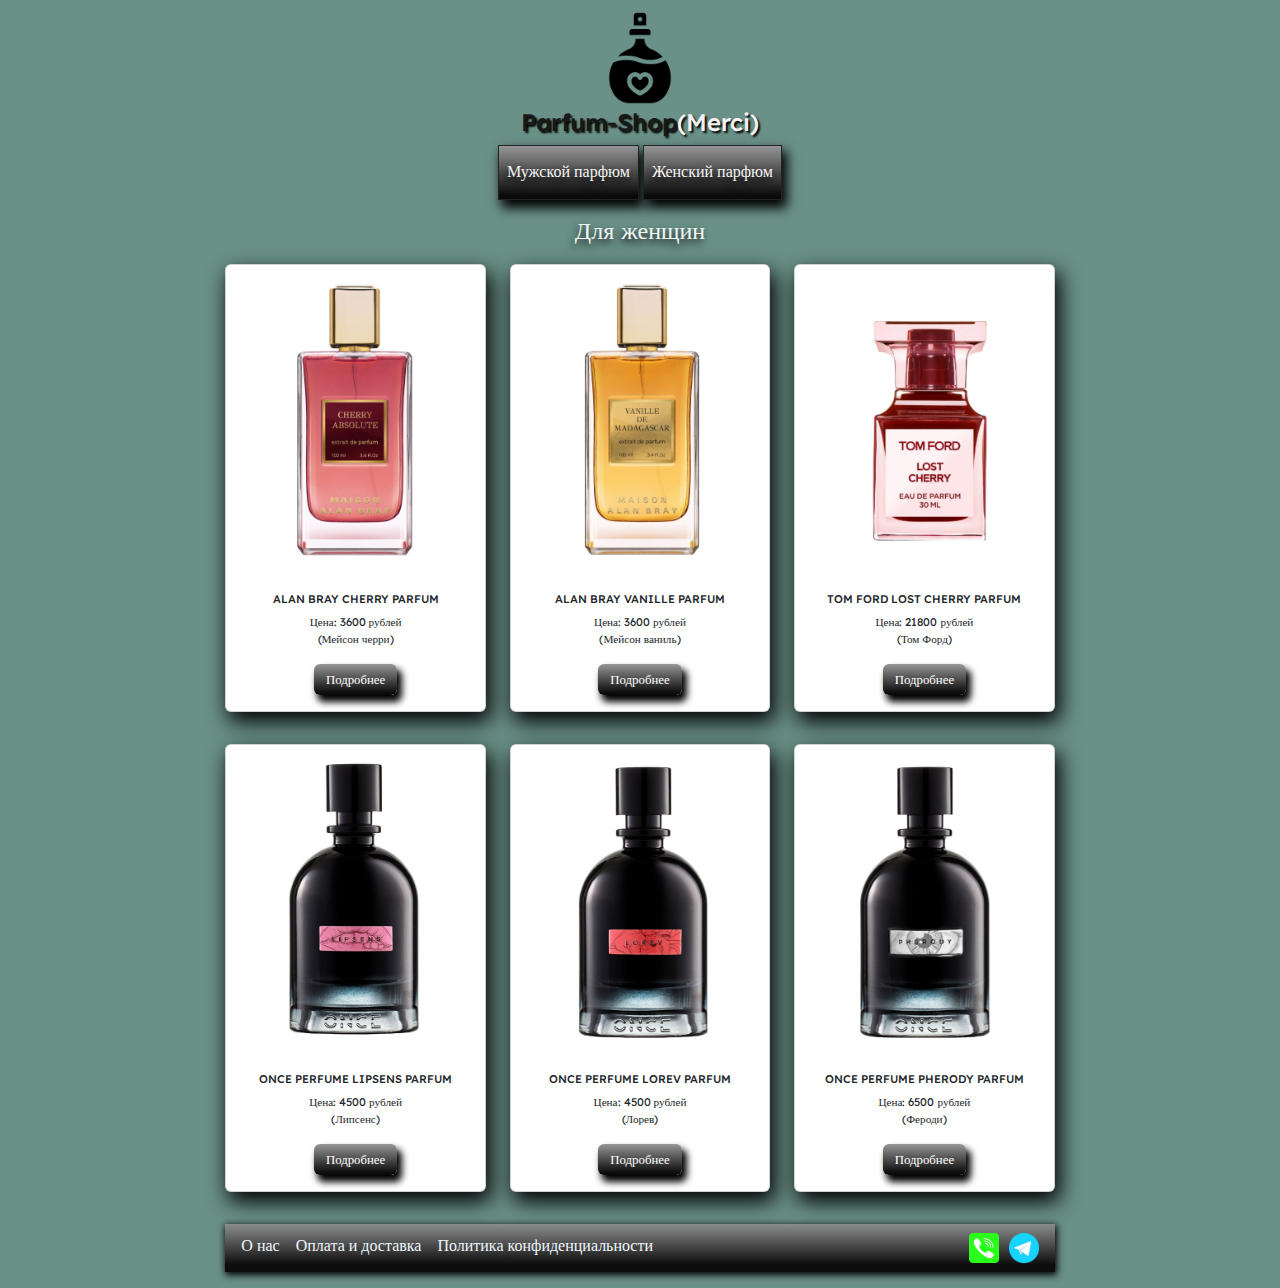
<file: index2.html>
<!DOCTYPE html>
<html lang="en">
  <head>
    <meta charset="UTF-8" />
    <meta name="viewport" content="width=device-width, initial-scale=1.0" />
    <link
      href="https://cdn.jsdelivr.net/npm/bootstrap@5.3.3/dist/css/bootstrap.min.css"
      rel="stylesheet"
      integrity="sha384-QWTKZyjpPEjISv5WaRU9OFeRpok6YctnYmDr5pNlyT2bRjXh0JMhjY6hW+ALEwIH"
      crossorigin="anonymous"
    />
    <link rel="stylesheet" href="sourse/styles/mycss.css" />
    <link rel="stylesheet" href="sourse/styles/nizpanel.css" />
    <title>Parfum-Shop(Merci)</title>
  </head>

  <body>
    <header>
      <div class="container-fluid" style="margin-top: 0.5em">
        <div class="icon">
          <img
            src="sourse/image/free-icon-perfume-9560898.png"
            width="100px"
            alt=""
          />
        </div>
        <h1>
          Parfum-Shop<span style="color: rgb(247, 243, 244)">(Merci)</span>
        </h1>
      </div>
    </header>

    <section>
      <div class="container-fluid col-lg-8 col-md-12">
        <div class="contparfum">
          <div class="cont1">
            <a href="index.html">
              <p>Мужской парфюм</p>
            </a>
          </div>
          <div class="cont2">
            <a href="index2.html">
              <p>Женский парфюм</p>
            </a>
          </div>
        </div>

        <div class="forclient">
          <p>Для женщин</p>
        </div>

        <div class="row">
          <div class="col-lg-4 col-md-6 col-6">
            <div class="card">
              <a href="cardGirl1.html"
                ><img
                  src="sourse/image/Скриншот-21-07-2024 14_16_58.jpg"
                  class="card-img-top"
                  alt="туалетная вода"
              /></a>
              <div class="card-body">
                <h5 class="card-title">ALAN BRAY CHERRY PARFUM</h5>
                <p class="card-text">
                  Цена: 3600 рублей<br />
                  (Мейсон черри)
                </p>
                <a href="cardGirl1.html" class="btn btn-primary">Подробнее</a>
              </div>
            </div>
          </div>
          <div class="col-lg-4 col-md-6 col-6">
            <div class="card">
              <img
                src="sourse/image/Скриншот-21-07-2024 14_17_35.jpg"
                class="card-img-top"
                alt="туалетная вода"
              />
              <div class="card-body">
                <h5 class="card-title">ALAN BRAY VANILLE PARFUM</h5>
                <p class="card-text">
                  Цена: 3600 рублей<br />
                  (Мейсон ваниль)
                </p>
                <a href="#" class="btn btn-primary">Подробнее</a>
              </div>
            </div>
          </div>
          <div class="col-lg-4 col-md-6 col-6">
            <div class="card">
              <img
                src="sourse/image/Скриншот-21-07-2024 14_18_04.jpg"
                class="card-img-top"
                alt="..."
              />
              <div class="card-body">
                <h5 class="card-title">TOM FORD LOST CHERRY PARFUM</h5>
                <p class="card-text">
                  Цена: 21800 рублей<br />
                  (Том Форд)
                </p>
                <a href="#" class="btn btn-primary">Подробнее</a>
              </div>
            </div>
          </div>
          <div class="col-lg-4 col-md-6 col-6">
            <div class="card">
              <img
                src="sourse/image/Скриншот-21-07-2024 14_18_38.jpg"
                class="card-img-top"
                alt="..."
              />
              <div class="card-body">
                <h5 class="card-title">ONCE PERFUME LIPSENS PARFUM</h5>
                <p class="card-text">
                  Цена: 4500 рублей<br />
                  (Липсенс)
                </p>
                <a href="#" class="btn btn-primary">Подробнее</a>
              </div>
            </div>
          </div>
          <div class="col-lg-4 col-md-6 col-6">
            <div class="card">
              <img
                src="sourse/image/Скриншот-21-07-2024 14_19_04.jpg"
                class="card-img-top"
                alt="..."
              />
              <div class="card-body">
                <h5 class="card-title">ONCE PERFUME LOREV PARFUM</h5>
                <p class="card-text">
                  Цена: 4500 рублей<br />
                  (Лорев)
                </p>
                <a href="#" class="btn btn-primary">Подробнее</a>
              </div>
            </div>
          </div>
          <div class="col-lg-4 col-md-6 col-6">
            <div class="card">
              <img
                src="sourse/image/Скриншот-21-07-2024 14_19_30.jpg"
                class="card-img-top"
                alt="..."
              />
              <div class="card-body">
                <h5 class="card-title">ONCE PERFUME PHERODY PARFUM</h5>
                <p class="card-text">
                  Цена: 6500 рублей<br />
                  (Фероди)
                </p>
                <a href="#" class="btn btn-primary">Подробнее</a>
              </div>
            </div>
          </div>
        </div>
      </div>
      <div class="container-fluid col-lg-8 nizpanel">
        <div class="contparfum">
          <a href="#">
            <img src="sourse/image/186407_arrow_up_icon.png" alt="" />
          </a>
        </div>
      </div>
    </section>

    <footer>
      <div class="container-fluid col-lg-8">
        <div class="myfooter">
          <div class="spisok">
            <a href="aboutas.html"><p>О нас</p></a>
            <a href="payment.html"><p>Оплата и доставка</p></a>
            <a href="confiden.html"><p>Политика конфиденциальности</p></a>
          </div>
          <div class="imgcart" style="display: flex">
            <a href="#"><img src="sourse/image/phone.png" alt="" /></a>
            <a href="#"><img src="sourse/image/tg.png" alt="" /></a>
          </div>
        </div>
      </div>
    </footer>

    <script
      src="https://cdn.jsdelivr.net/npm/bootstrap@5.3.3/dist/js/bootstrap.bundle.min.js"
      integrity="sha384-YvpcrYf0tY3lHB60NNkmXc5s9fDVZLESaAA55NDzOxhy9GkcIdslK1eN7N6jIeHz"
      crossorigin="anonymous"
    ></script>
  </body>
</html>
</file>
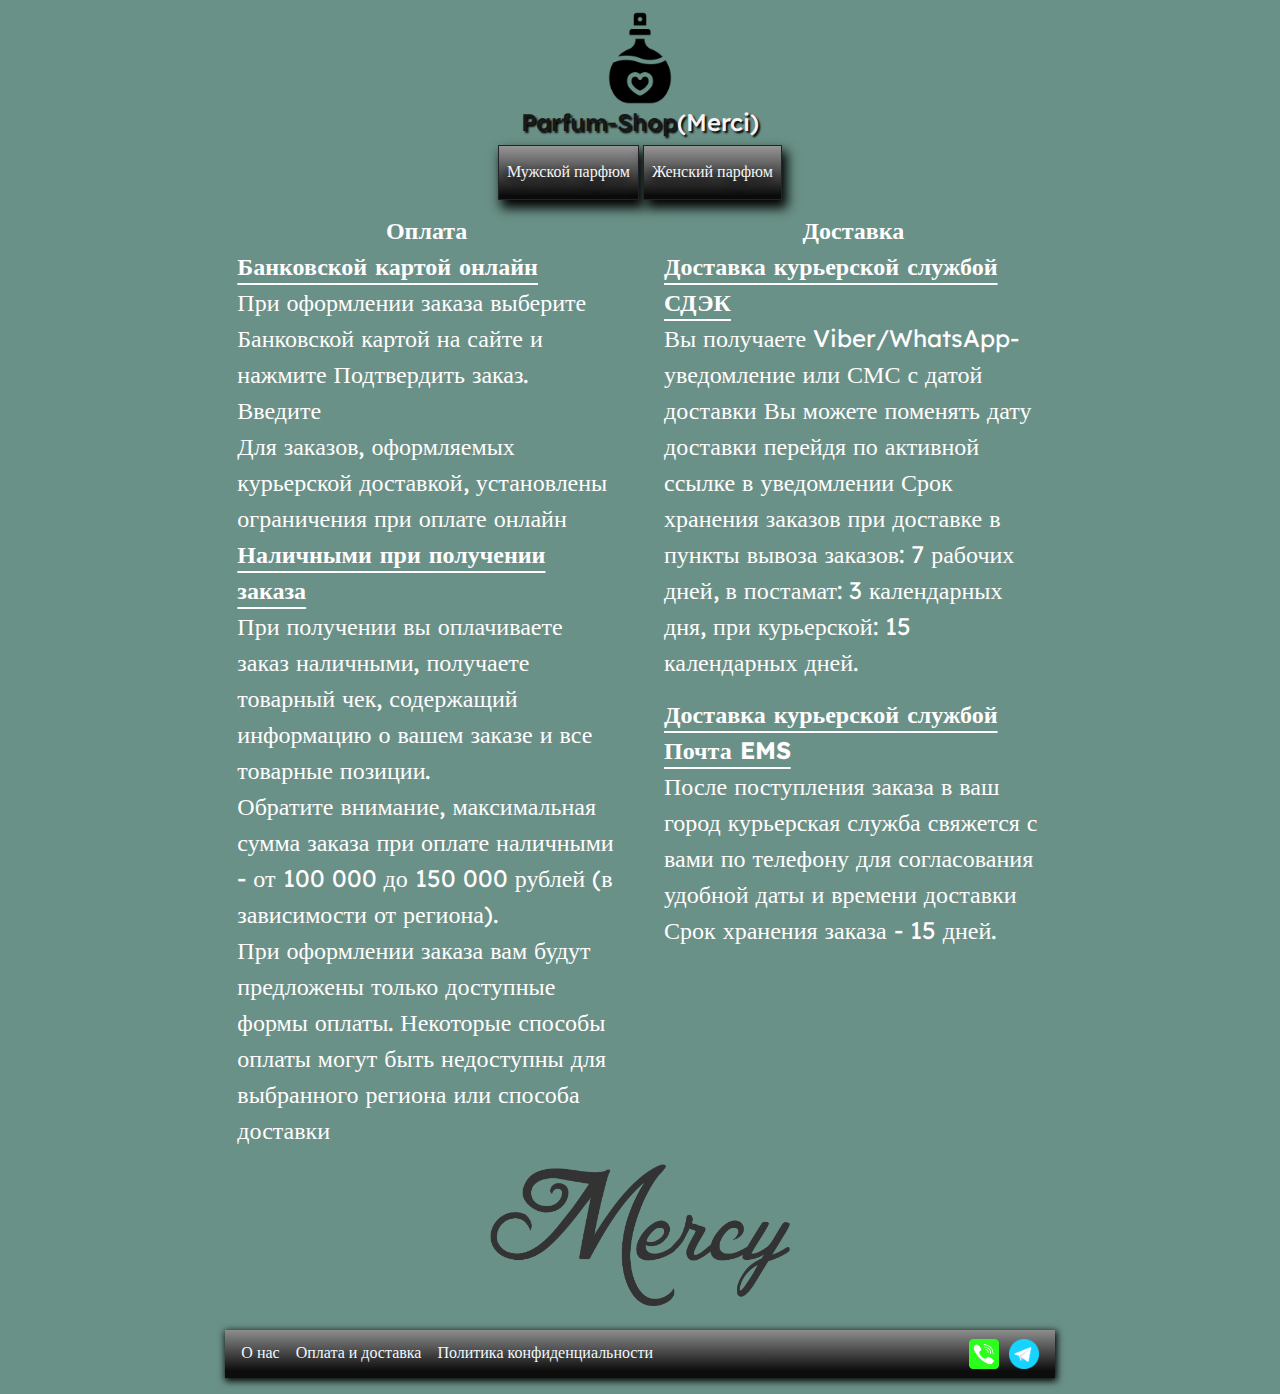
<file: payment.html>
<!DOCTYPE html>
<html lang="en">

<head>
  <meta charset="UTF-8" />
  <meta name="viewport" content="width=device-width, initial-scale=1.0" />
  <link href="https://cdn.jsdelivr.net/npm/bootstrap@5.3.3/dist/css/bootstrap.min.css" rel="stylesheet"
    integrity="sha384-QWTKZyjpPEjISv5WaRU9OFeRpok6YctnYmDr5pNlyT2bRjXh0JMhjY6hW+ALEwIH" crossorigin="anonymous" />
  <link rel="stylesheet" href="sourse/styles/mycss.css" />
  <link rel="stylesheet" href="sourse/styles/mycard.css">
  <link rel="stylesheet" href="sourse/styles/nizpanel.css">
  <link rel="stylesheet" href="sourse/styles/payment.css">
  <title>Parfum-Shop(Merci)</title>
</head>

<body>
  <header>
    <div
      class="container-fluid"
      style="margin-top: 0.5em"
    >
      <div class="icon">
        <img
          src="sourse/image/free-icon-perfume-9560898.png"
          width="100px"
          alt=""
        />
      </div>
      <h1>
        Parfum-Shop<span style="color: rgb(247, 243, 244)">(Merci)</span>
      </h1>
    </div>
  </header>

  <section>
    <div class="container-fluid col-lg-8 col-md-12 mb-4">

      <div class="contparfum">
        <div class="cont1">
          <a href="index.html">
            <p>Мужской парфюм</p>
          </a>
        </div>
        <div class="cont2">
          <a href="index2.html">
            <p>Женский парфюм</p>
          </a>
        </div>
      </div>

      <div class="row">
        <div class="col-lg-6 col-md-6 payment">
          <p class="oplata"><b>Оплата</b></p>         
          <p>
            <b>Банковской картой онлайн</b><br>
            При оформлении заказа выберите Банковской картой на сайте и нажмите Подтвердить заказ. Введите<br>

            Для заказов, оформляемых курьерской доставкой, установлены ограничения при оплате онлайн<br>

            <b>Наличными при получении заказа</b><br>
            При получении вы оплачиваете заказ наличными, получаете товарный чек, содержащий информацию о вашем
            заказе и все товарные позиции.<br>

            Обратите внимание, максимальная сумма заказа при оплате наличными - от 100 000 до 150 000 рублей (в
            зависимости от региона).<br>

            При оформлении заказа вам будут предложены только доступные формы оплаты.
            Некоторые способы оплаты могут быть недоступны для выбранного региона или способа доставки
          </p>
        </div>
        <div class="col-lg-6 col-md-6 payment2">
          <p class="dostavka"><b>Доставка</b></p>
          <p>
            <b>Доставка курьерской службой СДЭК</b></u><br>
            Вы получаете Viber/WhatsApp-уведомление или СМС с датой доставки
            Вы можете поменять дату доставки перейдя по активной ссылке в уведомлении
            Срок хранения заказов при доставке в пункты вывоза заказов: 7 рабочих дней, в постамат: 3 календарных дня,
            при курьерской: 15 календарных дней.
          </p>
          <p>
            <b>Доставка курьерской службой Почта EMS</b><br>
            После поступления заказа в ваш город курьерская служба свяжется с вами по телефону для согласования удобной
            даты и времени доставки<br>
            Срок хранения заказа - 15 дней.
          </p>
        </div>
      </div>

      <div class="merci">
        <img src="sourse/image/pinpng.com-mercy-png-1795529.png" width="300px" alt="Merci">
      </div>
    </div>
    <div class="container-fluid col-lg-8 col-md-12 nizpanel">
      <div class="contparfum">
        <a href="#">
          <img src="sourse/image/186407_arrow_up_icon.png" alt="" />
        </a>
      </div>
    </div>
  </section>

  <footer>
    <div class="container-fluid col-lg-8">
      <div class="myfooter">
        <div class="spisok">
          <a href="aboutas.html"><p>О нас</p></a>
          <a href="payment.html"><p>Оплата и доставка</p></a>
          <a href="confiden.html"><p>Политика конфиденциальности</p></a>
        </div>
        <div class="imgcart" style="display: flex">
          <a href="#"><img src="sourse/image/phone.png" alt="" /></a>
          <a href="#"><img src="sourse/image/tg.png" alt="" /></a>
        </div>
      </div>
    </div>
  </footer>
  

  <script src="https://cdn.jsdelivr.net/npm/bootstrap@5.3.3/dist/js/bootstrap.bundle.min.js"
    integrity="sha384-YvpcrYf0tY3lHB60NNkmXc5s9fDVZLESaAA55NDzOxhy9GkcIdslK1eN7N6jIeHz"
    crossorigin="anonymous"></script>
</body>

</html>
</file>
<file: sourse/styles/mycss.css>
@import url("https://fonts.googleapis.com/css?family=Lexend&display=swap");

body {
  font-family: lexend, serif;
  background-color: rgb(106, 145, 135);
}

.icon {
  display: flex;
  justify-content: center;
}

.icon img {
  width: 120px;
}

h1 {
  text-align: center;
  color: rgb(23, 24, 24);
  text-shadow: 2px 2px 2px #000000;
  font-size: 2.1em;
}

.container-fluid a {
  text-decoration: none;
}

.contparfum {
  display: flex;
  justify-content: center;
  font-size: 2em;
}

.cont1,
.cont2 {
  display: flex;
  justify-content: center;
  border: solid;
  border-width: 0.5px;
  margin-inline: 2px;
  background: linear-gradient(0deg, #0a0a0a 6%, #969696 100%);
  text-shadow: -2px 4px 8px #000000;
  box-shadow: 4px 7px 11px 1px #000000;
  padding-top: 0.3em;
}

.cont2:hover {
  color: rgb(255, 255, 255);
  border-color: #807f7f;
  border-width: 1.9px;
}

.cont1:hover {
  color: rgb(255, 255, 255);
  border-color: #807f7f;
  border-width: 1.9px;
}

.contparfum a {
  margin-inline: 0.5em;
  color: #f5f5f5;
}

.forclient {
  margin-top: 0.5em;
  text-align: center;
  font-size: 1.5em;
  color: rgb(241, 245, 245);
  text-shadow: -2px 4px 8px #000000;
}

.card-title {
  text-align: center;
}

.card {
  box-shadow: 4px 9px 21px 1px #000000;
  margin-bottom: 2em;
}

.card-body {
  text-align: center;
}

.card-body a {
  background: linear-gradient(0deg, #0a0a0a 6%, #969696 100%);
  box-shadow: 4px 6px 7px 1px #000000;
  border: none;
}

.card-body a:hover {
  background: linear-gradient(0deg, #c4122a 15%, #8c8d8d 100%);
}

.merci {
  display: flex;
  justify-content: center;
}

.nizpanel {
  display: none;
}

@media (max-width: 1440px) {
  .card-title {
    font-size: 0.9em;
  }
}

@media (max-width: 1367px) {
  .text1 {
  }
  .icon img {
    width: 100px;
  }
  h1 {
    font-size: 1.5em;
  }
  .contparfum {
    font-size: 1em;
  }
  .contparfum p {
    padding-top: 0.5em;
  }
  .card-title {
    font-size: 0.7em;
  }
  .card-text {
    font-size: 0.7em;
  }
  .card a {
    font-size: 0.8em;
  }
}

@media (max-width: 1024px) {
  .card-title {
    font-size: 0.6em;
  }
  .card-text {
    font-size: 0.6em;
  }
}

@media (max-width: 720px) {
  .nizpanel {
    display: block;
    text-align: center;
    margin-bottom: 1em;
  }
  .nizpanel p {
    padding-top: 0.6em;
  }
  .carousel-indicators {
    display: none;
  }
  .spisok p {
    font-size: 0.65em;
    padding-top: 1em;
  }
  .card-body {
    font-size: 0.9em;
  }
  .text1 {
    padding-left: 0.5em;
  }
  .givency {
    font-size: 0.9em;
  }
  .alan {
    font-size: 0.9em;
  }
  .text3 {
    padding-left: 1.5em;
  }
}
</file>
<file: sourse/styles/nizpanel.css>
.myfooter {
  display: flex;
  background: linear-gradient(0deg, #0e0d0d 15%, #8c8d8d 100%);
  margin-bottom: 1em;
  height: 3em;
  justify-content: space-between;
  box-shadow: 1px 2px 7px 1px #000000;
}

.myfooter p {
  color: aliceblue;
  margin-inline: 0 em;
  margin-top: 0.6em;
  margin-left: 1em;
}

.myfooter p:hover {
  color: rgb(175, 177, 175);
}

.myfooter img {
  margin-top: 0.55em;
  margin-inline: 0.3em;
  width: 30px;
  height: 30px;
}

.spisok {
  display: flex;
}

.imgcart {
  margin-right: 0.7em;
}
</file>
<file: sourse/styles/mycard.css>
.carousel-inner {
  background-color: #ffffff;
  box-shadow: 4px 6px 7px 1px #000000;
}

.slidetext {
  color: rgb(10, 10, 10);
  font-size: 1.3em;
  margin-block: auto;
}

.kartinka {
  border-radius: 100px;
}

.kupit {
  padding-right: 0.7em;
}

.btn {
  display: inline-block;
  color: aliceblue;
  background: linear-gradient(180deg, #386d5b 15%, #272626 100%);
  font-size: 0.8em;
  margin-block: auto;
  padding-top: 1.5em;
  border-radius: 50px;
  box-shadow: 4px 6px 7px 1px #000000;
  border: solid;
  border-width: 1px;
  border-color: #fdf9f9;
}

.btn:hover {
  background: linear-gradient(180deg, #386d5b 15%, #a81024 100%);
  color: rgb(255, 240, 240);
  border: solid;
  border-width: 1px;
  border-color: #fdf9f9;
}

b {
  text-decoration: underline;
  text-underline-offset: 8px;
}

.vnutrimerci {
  display: flex;
  align-items: center;
  justify-content: center;
}

.vnutrimerci img {
  padding-top: 3em;
}

@media (max-width: 720px) {
  footer {
    display: none;
  }
  .text2 p {
    padding-left: 1em;
    padding-right: 1em;
  }
}
</file>
<file: sourse/styles/aboutas.css>
.aboutas {
  margin-top: 0.5em;
  color: rgb(255, 253, 253);
  font-size: 1.5em;
  padding-left: 1em;
  padding-right: 1em;
}

.aboutas img {
  margin-top: 1em;
}

.onas {
  text-align: center;
  margin-bottom: 0;
}

.kont {
  text-align: center;
  margin-top: -1;
  margin-bottom: 0;
}

@media (max-width: 720px) {
  .onas,
  .kont {
    margin: 1em;
  }
}
</file>
<file: sourse/styles/confiden.css>
.polit-conf {
  text-align: center;
  font-size: 1.5em;
  color: rgb(241, 243, 245);
  margin-top: 0.5em;
}

.polit-conf p {
  margin-bottom: 0.1em;
}

.mytext {
  color: aliceblue;
  margin-left: 1em;
  margin-right: 1em;
}

.merci {
  margin: 1.5em;
}
</file>
<file: sourse/styles/payment.css>
.payment,
.payment2 {
  color: rgb(255, 253, 253);
  font-size: 1.5em;
  padding-top: 0.5em;
  padding-left: 1em;
  padding-right: 1em;
}

.oplata {
  text-align: center;
  margin-bottom: 0;
}

.oplata b {
  text-decoration: none;
}

.dostavka {
  text-align: center;
  margin-bottom: 0;
}

.dostavka b {
  text-decoration: none;
}

@media (max-width: 720px) {
  .oplata {
    margin-top: 1em;
    margin-bottom: 0;
    padding-bottom: 1em;
  }
  .dostavka {
    margin-bottom: 0;
    padding-bottom: 1em;
  }
  .merci {
    margin: 1em;
  }
}
</file>
